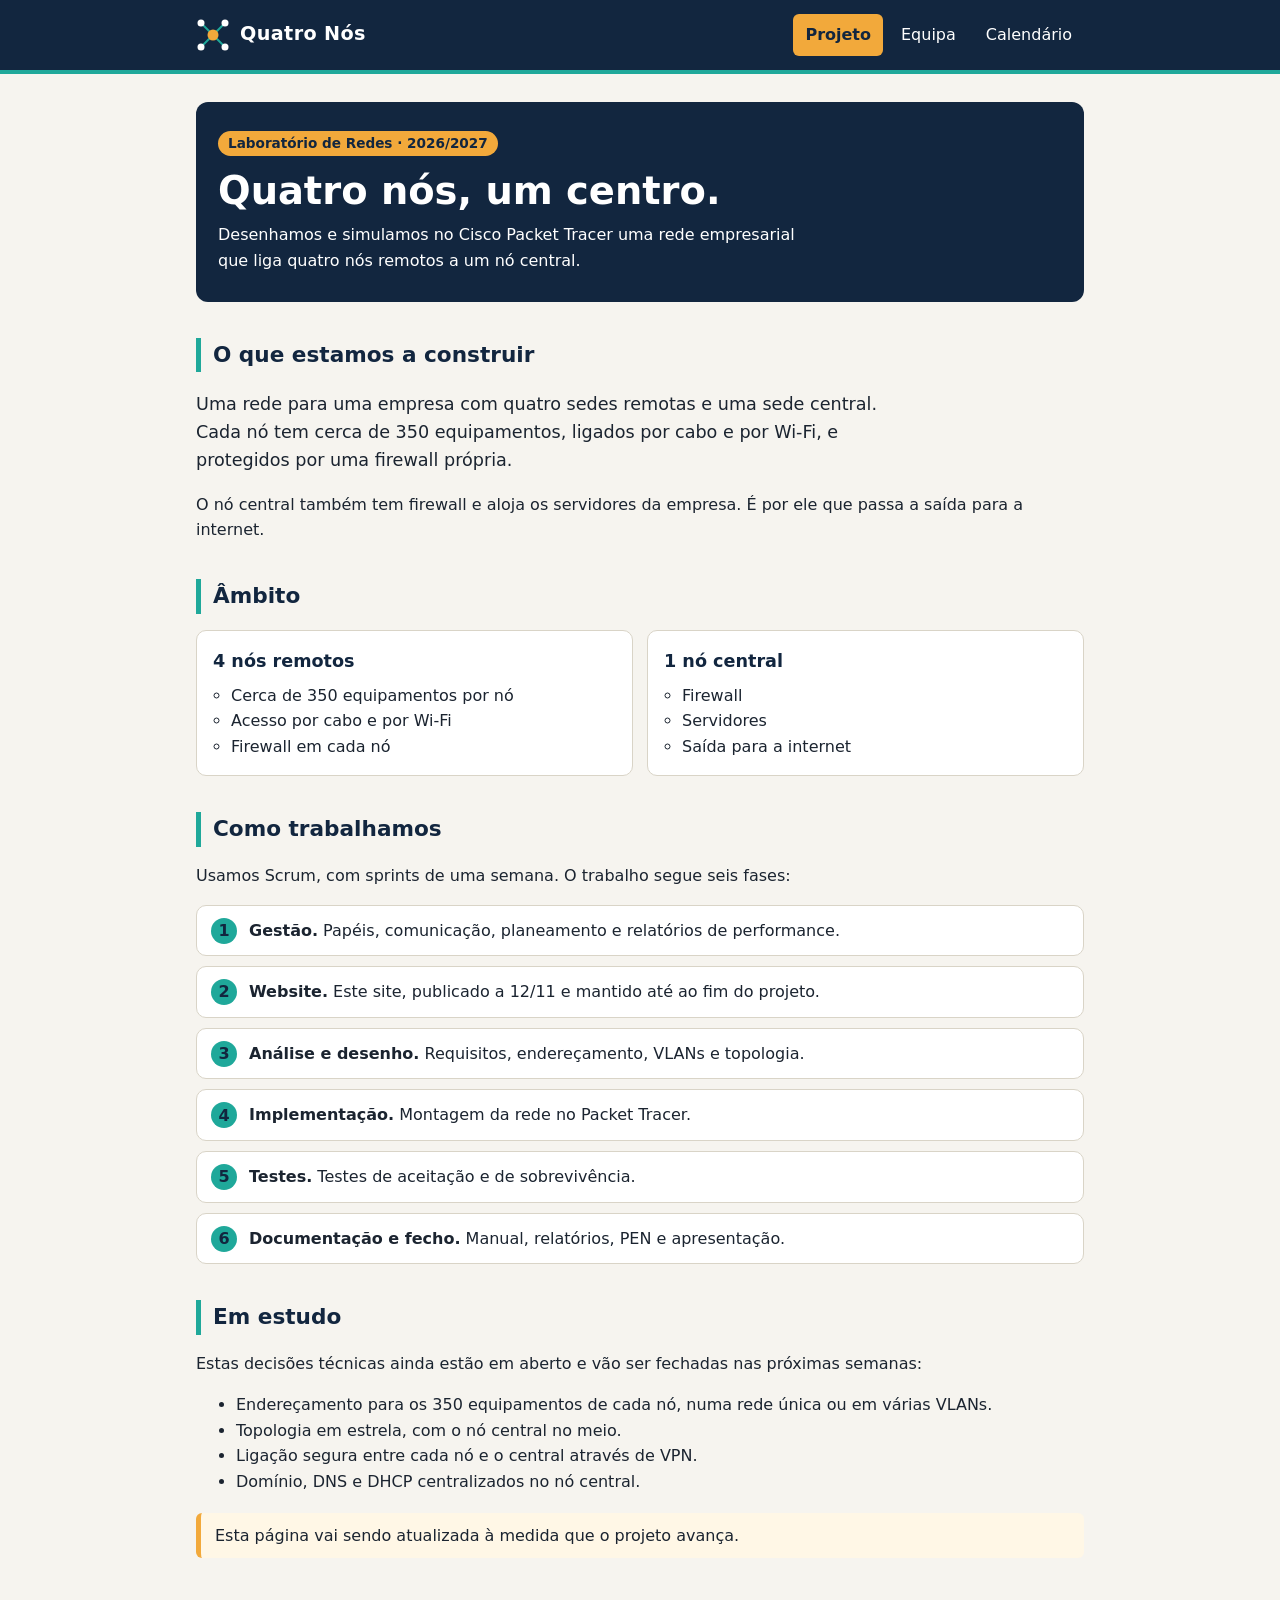
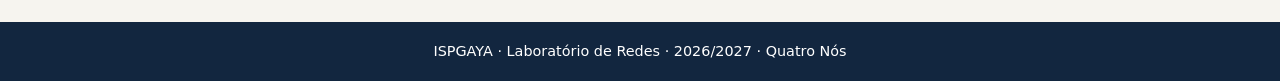
<file: docs/index.html>
<!doctype html>
<html lang="pt-PT">
<head>
  <meta charset="utf-8">
  <meta name="viewport" content="width=device-width, initial-scale=1">
  <link rel="icon" href="data:,">
  <title>Projeto · Quatro Nós</title>
  <meta name="description" content="Quatro Nós: projeto de rede empresarial com 4 nós remotos e um nó central, simulado no Cisco Packet Tracer. ISPGAYA, Laboratório de Redes 2026/2027.">
  <link rel="stylesheet" href="style.css">
</head>
<body>
  <a class="skip" href="#conteudo">Saltar para o conteúdo</a>
  <header class="site">
    <div class="bar">
      <a class="brand" href="index.html">
        <svg width="34" height="34" viewBox="0 0 34 34" aria-hidden="true" focusable="false">
          <g stroke="#1fa89a" stroke-width="2">
            <line x1="17" y1="17" x2="5" y2="5"/>
            <line x1="17" y1="17" x2="29" y2="5"/>
            <line x1="17" y1="17" x2="5" y2="29"/>
            <line x1="17" y1="17" x2="29" y2="29"/>
          </g>
          <circle cx="5" cy="5" r="3.5" fill="#fff"/>
          <circle cx="29" cy="5" r="3.5" fill="#fff"/>
          <circle cx="5" cy="29" r="3.5" fill="#fff"/>
          <circle cx="29" cy="29" r="3.5" fill="#fff"/>
          <circle cx="17" cy="17" r="5.5" fill="#f2a93b"/>
        </svg>
        Quatro Nós
      </a>
      <nav class="nav" aria-label="Principal">
        <a href="index.html" aria-current="page">Projeto</a>
        <a href="equipa.html">Equipa</a>
        <a href="calendario.html">Calendário</a>
      </nav>
    </div>
  </header>

  <main id="conteudo">
    <section class="hero">
      <span class="tag">Laboratório de Redes · 2026/2027</span>
      <h1>Quatro nós, um centro.</h1>
      <p>Desenhamos e simulamos no Cisco Packet Tracer uma rede empresarial que liga quatro nós remotos a um nó central.</p>
    </section>

    <h2>O que estamos a construir</h2>
    <p class="lead">Uma rede para uma empresa com quatro sedes remotas e uma sede central. Cada nó tem cerca de 350 equipamentos, ligados por cabo e por Wi-Fi, e protegidos por uma firewall própria.</p>
    <p>O nó central também tem firewall e aloja os servidores da empresa. É por ele que passa a saída para a internet.</p>

    <h2>Âmbito</h2>
    <ul class="grid">
      <li class="card">
        <h3>4 nós remotos</h3>
        <ul>
          <li>Cerca de 350 equipamentos por nó</li>
          <li>Acesso por cabo e por Wi-Fi</li>
          <li>Firewall em cada nó</li>
        </ul>
      </li>
      <li class="card">
        <h3>1 nó central</h3>
        <ul>
          <li>Firewall</li>
          <li>Servidores</li>
          <li>Saída para a internet</li>
        </ul>
      </li>
    </ul>

    <h2>Como trabalhamos</h2>
    <p>Usamos Scrum, com sprints de uma semana. O trabalho segue seis fases:</p>
    <ol class="steps">
      <li><strong>Gestão.</strong> Papéis, comunicação, planeamento e relatórios de performance.</li>
      <li><strong>Website.</strong> Este site, publicado a 12/11 e mantido até ao fim do projeto.</li>
      <li><strong>Análise e desenho.</strong> Requisitos, endereçamento, VLANs e topologia.</li>
      <li><strong>Implementação.</strong> Montagem da rede no Packet Tracer.</li>
      <li><strong>Testes.</strong> Testes de aceitação e de sobrevivência.</li>
      <li><strong>Documentação e fecho.</strong> Manual, relatórios, PEN e apresentação.</li>
    </ol>

    <h2>Em estudo</h2>
    <p>Estas decisões técnicas ainda estão em aberto e vão ser fechadas nas próximas semanas:</p>
    <ul>
      <li>Endereçamento para os 350 equipamentos de cada nó, numa rede única ou em várias VLANs.</li>
      <li>Topologia em estrela, com o nó central no meio.</li>
      <li>Ligação segura entre cada nó e o central através de VPN.</li>
      <li>Domínio, DNS e DHCP centralizados no nó central.</li>
    </ul>
    <p class="note">Esta página vai sendo atualizada à medida que o projeto avança.</p>
  </main>

  <footer class="site">
    ISPGAYA · Laboratório de Redes · 2026/2027 · Quatro Nós
  </footer>
  <script data-goatcounter="https://ispgaya-redes-g3.goatcounter.com/count" async src="https://gc.zgo.at/count.js"></script>
</body>
</html>
</file>
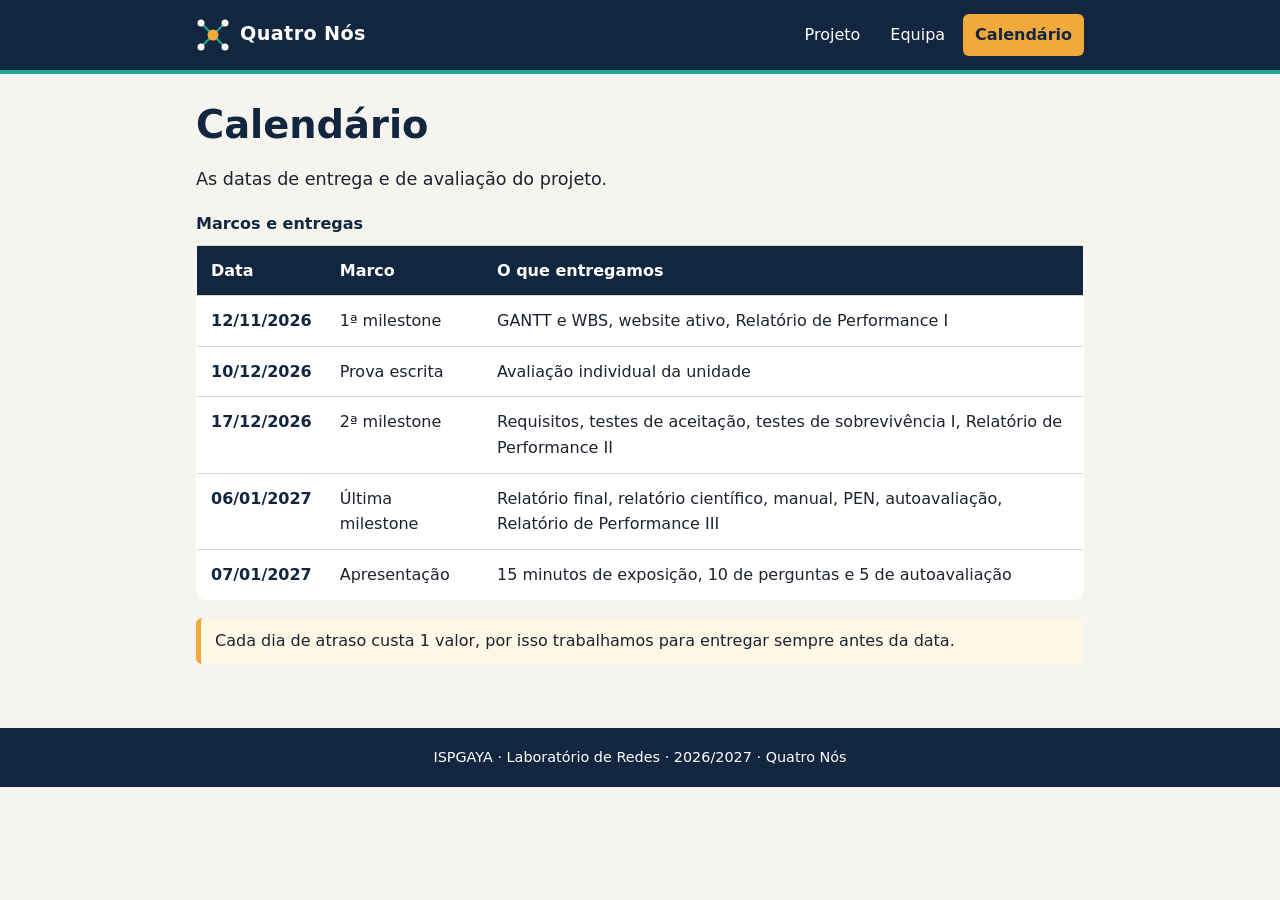
<file: docs/calendario.html>
<!doctype html>
<html lang="pt-PT">
<head>
  <meta charset="utf-8">
  <meta name="viewport" content="width=device-width, initial-scale=1">
  <link rel="icon" href="data:,">
  <title>Calendário · Quatro Nós</title>
  <meta name="description" content="Datas de entrega do projeto de redes da equipa Quatro Nós: milestones de 12/11/2026, 17/12/2026 e 06/01/2027, e apresentação a 07/01/2027.">
  <link rel="stylesheet" href="style.css">
</head>
<body>
  <a class="skip" href="#conteudo">Saltar para o conteúdo</a>
  <header class="site">
    <div class="bar">
      <a class="brand" href="index.html">
        <svg width="34" height="34" viewBox="0 0 34 34" aria-hidden="true" focusable="false">
          <g stroke="#1fa89a" stroke-width="2">
            <line x1="17" y1="17" x2="5" y2="5"/>
            <line x1="17" y1="17" x2="29" y2="5"/>
            <line x1="17" y1="17" x2="5" y2="29"/>
            <line x1="17" y1="17" x2="29" y2="29"/>
          </g>
          <circle cx="5" cy="5" r="3.5" fill="#fff"/>
          <circle cx="29" cy="5" r="3.5" fill="#fff"/>
          <circle cx="5" cy="29" r="3.5" fill="#fff"/>
          <circle cx="29" cy="29" r="3.5" fill="#fff"/>
          <circle cx="17" cy="17" r="5.5" fill="#f2a93b"/>
        </svg>
        Quatro Nós
      </a>
      <nav class="nav" aria-label="Principal">
        <a href="index.html">Projeto</a>
        <a href="equipa.html">Equipa</a>
        <a href="calendario.html" aria-current="page">Calendário</a>
      </nav>
    </div>
  </header>

  <main id="conteudo">
    <h1>Calendário</h1>
    <p class="lead">As datas de entrega e de avaliação do projeto.</p>

    <table>
      <caption>Marcos e entregas</caption>
      <thead>
        <tr>
          <th scope="col">Data</th>
          <th scope="col">Marco</th>
          <th scope="col">O que entregamos</th>
        </tr>
      </thead>
      <tbody>
        <tr>
          <td class="date"><time datetime="2026-11-12">12/11/2026</time></td>
          <td>1ª milestone</td>
          <td>GANTT e WBS, website ativo, Relatório de Performance I</td>
        </tr>
        <tr>
          <td class="date"><time datetime="2026-12-10">10/12/2026</time></td>
          <td>Prova escrita</td>
          <td>Avaliação individual da unidade</td>
        </tr>
        <tr>
          <td class="date"><time datetime="2026-12-17">17/12/2026</time></td>
          <td>2ª milestone</td>
          <td>Requisitos, testes de aceitação, testes de sobrevivência I, Relatório de Performance II</td>
        </tr>
        <tr>
          <td class="date"><time datetime="2027-01-06">06/01/2027</time></td>
          <td>Última milestone</td>
          <td>Relatório final, relatório científico, manual, PEN, autoavaliação, Relatório de Performance III</td>
        </tr>
        <tr>
          <td class="date"><time datetime="2027-01-07">07/01/2027</time></td>
          <td>Apresentação</td>
          <td>15 minutos de exposição, 10 de perguntas e 5 de autoavaliação</td>
        </tr>
      </tbody>
    </table>

    <p class="note">Cada dia de atraso custa 1 valor, por isso trabalhamos para entregar sempre antes da data.</p>
  </main>

  <footer class="site">
    ISPGAYA · Laboratório de Redes · 2026/2027 · Quatro Nós
  </footer>
  <script data-goatcounter="https://ispgaya-redes-g3.goatcounter.com/count" async src="https://gc.zgo.at/count.js"></script>
</body>
</html>
</file>
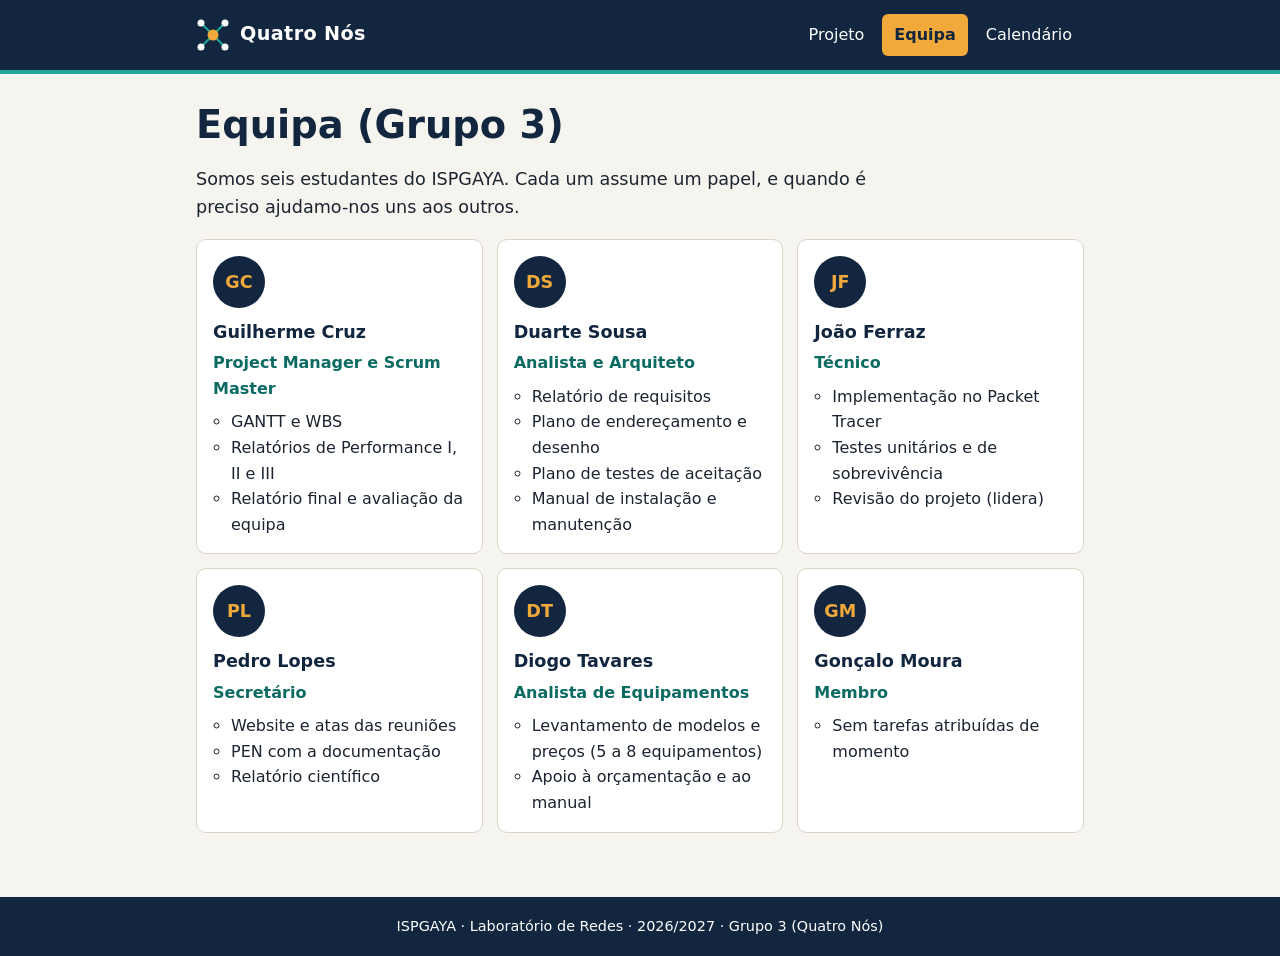
<file: docs/equipa.html>
<!doctype html>
<html lang="pt-PT">
<head>
  <meta charset="utf-8">
  <meta name="viewport" content="width=device-width, initial-scale=1">
  <link rel="icon" href="data:,">
  <title>Equipa · Grupo 3 · Quatro Nós</title>
  <meta name="description" content="A equipa Quatro Nós (Grupo 3): Guilherme Cruz, Duarte Sousa, João Ferraz, Pedro Lopes, Gonçalo Moura e Diogo Tavares.">
  <link rel="stylesheet" href="style.css">
</head>
<body>
  <a class="skip" href="#conteudo">Saltar para o conteúdo</a>
  <header class="site">
    <div class="bar">
      <a class="brand" href="index.html">
        <svg width="34" height="34" viewBox="0 0 34 34" aria-hidden="true" focusable="false">
          <g stroke="#1fa89a" stroke-width="2">
            <line x1="17" y1="17" x2="5" y2="5"/>
            <line x1="17" y1="17" x2="29" y2="5"/>
            <line x1="17" y1="17" x2="5" y2="29"/>
            <line x1="17" y1="17" x2="29" y2="29"/>
          </g>
          <circle cx="5" cy="5" r="3.5" fill="#fff"/>
          <circle cx="29" cy="5" r="3.5" fill="#fff"/>
          <circle cx="5" cy="29" r="3.5" fill="#fff"/>
          <circle cx="29" cy="29" r="3.5" fill="#fff"/>
          <circle cx="17" cy="17" r="5.5" fill="#f2a93b"/>
        </svg>
        Quatro Nós
      </a>
      <nav class="nav" aria-label="Principal">
        <a href="index.html">Projeto</a>
        <a href="equipa.html" aria-current="page">Equipa</a>
        <a href="calendario.html">Calendário</a>
      </nav>
    </div>
  </header>

  <main id="conteudo">
    <h1>Equipa (Grupo 3)</h1>
    <p class="lead">Somos seis estudantes do ISPGAYA. Cada um assume um papel, e quando é preciso ajudamo-nos uns aos outros.</p>

    <ul class="grid">
      <li class="card">
        <div class="avatar" aria-hidden="true">GC</div>
        <h3>Guilherme Cruz</h3>
        <p class="role">Project Manager e Scrum Master</p>
        <ul>
          <li>GANTT e WBS</li>
          <li>Relatórios de Performance I, II e III</li>
          <li>Relatório final e avaliação da equipa</li>
        </ul>
      </li>
      <li class="card">
        <div class="avatar" aria-hidden="true">DS</div>
        <h3>Duarte Sousa</h3>
        <p class="role">Analista e Arquiteto</p>
        <ul>
          <li>Relatório de requisitos</li>
          <li>Plano de endereçamento e desenho</li>
          <li>Plano de testes de aceitação</li>
          <li>Manual de instalação e manutenção</li>
        </ul>
      </li>
      <li class="card">
        <div class="avatar" aria-hidden="true">JF</div>
        <h3>João Ferraz</h3>
        <p class="role">Técnico</p>
        <ul>
          <li>Implementação no Packet Tracer</li>
          <li>Testes unitários e de sobrevivência</li>
          <li>Revisão do projeto (lidera)</li>
        </ul>
      </li>
      <li class="card">
        <div class="avatar" aria-hidden="true">PL</div>
        <h3>Pedro Lopes</h3>
        <p class="role">Secretário</p>
        <ul>
          <li>Website e atas das reuniões</li>
          <li>PEN com a documentação</li>
          <li>Relatório científico</li>
        </ul>
      </li>
      <li class="card">
        <div class="avatar" aria-hidden="true">DT</div>
        <h3>Diogo Tavares</h3>
        <p class="role">Analista de Equipamentos</p>
        <ul>
          <li>Levantamento de modelos e preços (5 a 8 equipamentos)</li>
          <li>Apoio à orçamentação e ao manual</li>
        </ul>
      </li>
      <li class="card">
        <div class="avatar" aria-hidden="true">GM</div>
        <h3>Gonçalo Moura</h3>
        <p class="role">Membro</p>
        <ul>
          <li>Sem tarefas atribuídas de momento</li>
        </ul>
      </li>
    </ul>
  </main>

  <footer class="site">
    ISPGAYA · Laboratório de Redes · 2026/2027 · Grupo 3 (Quatro Nós)
  </footer>
  <script data-goatcounter="https://ispgaya-redes-g3.goatcounter.com/count" async src="https://gc.zgo.at/count.js"></script>
</body>
</html>
</file>
<file: docs/style.css>
:root {
  --navy: #12263f;
  --teal: #1fa89a;
  --amber: #f2a93b;
  --paper: #f6f4ef;
  --ink: #1b2430;
  --link: #0b6b62;
  --line: #d9d4c7;
  --card: #ffffff;
}

* { box-sizing: border-box; }

body {
  margin: 0;
  font-family: system-ui, -apple-system, "Segoe UI", Roboto, sans-serif;
  background: var(--paper);
  color: var(--ink);
  line-height: 1.6;
}

a { color: var(--link); }
a:focus-visible, .nav a:focus-visible {
  outline: 3px solid var(--amber);
  outline-offset: 2px;
}

.skip {
  position: absolute;
  left: -999px;
  top: 0;
  background: var(--amber);
  color: var(--navy);
  padding: 8px 14px;
  z-index: 10;
}
.skip:focus { left: 8px; top: 8px; }

header.site {
  background: var(--navy);
  color: #fff;
  border-bottom: 4px solid var(--teal);
}
.bar {
  max-width: 920px;
  margin: 0 auto;
  padding: 14px 16px;
  display: flex;
  flex-wrap: wrap;
  align-items: center;
  justify-content: space-between;
  gap: 10px;
}
.brand {
  display: flex;
  align-items: center;
  gap: 10px;
  color: #fff;
  text-decoration: none;
  font-weight: 700;
  font-size: 1.2rem;
  letter-spacing: 0.02em;
}
.nav { display: flex; gap: 6px; flex-wrap: wrap; }
.nav a {
  color: #fff;
  text-decoration: none;
  padding: 8px 12px;
  border-radius: 6px;
  font-weight: 500;
}
.nav a:hover { background: rgba(255, 255, 255, 0.12); }
.nav a[aria-current="page"] {
  background: var(--amber);
  color: var(--navy);
  font-weight: 700;
}

main {
  max-width: 920px;
  margin: 0 auto;
  padding: 28px 16px 48px;
}

h1 {
  color: var(--navy);
  font-size: clamp(1.7rem, 5vw, 2.4rem);
  line-height: 1.2;
  margin: 0 0 8px;
}
h2 {
  color: var(--navy);
  font-size: 1.35rem;
  margin: 36px 0 10px;
  padding-left: 12px;
  border-left: 5px solid var(--teal);
}
.lead { font-size: 1.1rem; max-width: 62ch; }

.hero {
  background: var(--navy);
  color: #fff;
  border-radius: 12px;
  padding: 28px 22px;
  margin-bottom: 8px;
}
.hero h1 { color: #fff; }
.hero p { margin: 0; max-width: 60ch; }
.hero .tag {
  display: inline-block;
  background: var(--amber);
  color: var(--navy);
  font-weight: 700;
  font-size: 0.85rem;
  padding: 2px 10px;
  border-radius: 999px;
  margin-bottom: 12px;
}

.grid {
  display: grid;
  gap: 14px;
  grid-template-columns: repeat(auto-fit, minmax(240px, 1fr));
  padding: 0;
  list-style: none;
}
.card {
  background: var(--card);
  border: 1px solid var(--line);
  border-radius: 10px;
  padding: 16px;
}
.card h3 { margin: 0 0 4px; color: var(--navy); font-size: 1.1rem; }
.card ul { margin: 8px 0 0; padding-left: 18px; }

.avatar {
  width: 52px;
  height: 52px;
  border-radius: 50%;
  background: var(--navy);
  color: var(--amber);
  display: grid;
  place-items: center;
  font-weight: 700;
  font-size: 1.1rem;
  margin-bottom: 10px;
}
.role {
  color: var(--link);
  font-weight: 600;
  margin: 0 0 6px;
}

.steps { counter-reset: s; padding: 0; list-style: none; }
.steps li {
  counter-increment: s;
  background: var(--card);
  border: 1px solid var(--line);
  border-radius: 10px;
  padding: 12px 14px 12px 52px;
  margin-bottom: 10px;
  position: relative;
}
.steps li::before {
  content: counter(s);
  position: absolute;
  left: 14px;
  top: 12px;
  width: 26px;
  height: 26px;
  border-radius: 50%;
  background: var(--teal);
  color: var(--navy);
  font-weight: 700;
  display: grid;
  place-items: center;
}

table {
  width: 100%;
  border-collapse: collapse;
  background: var(--card);
  border: 1px solid var(--line);
  border-radius: 10px;
  overflow: hidden;
}
caption {
  text-align: left;
  font-weight: 700;
  color: var(--navy);
  padding: 0 0 8px;
}
th, td {
  text-align: left;
  vertical-align: top;
  padding: 12px 14px;
  border-bottom: 1px solid var(--line);
}
th { background: var(--navy); color: #fff; }
tr:last-child td { border-bottom: 0; }
td.date { white-space: nowrap; font-weight: 700; color: var(--navy); }

.note {
  background: #fff7e6;
  border-left: 5px solid var(--amber);
  padding: 10px 14px;
  border-radius: 6px;
  margin-top: 18px;
}

footer.site {
  background: var(--navy);
  color: #fff;
  text-align: center;
  padding: 18px 16px;
  font-size: 0.9rem;
}

@media (max-width: 640px) {
  th, td { padding: 10px 8px; font-size: 0.95rem; }
  td.date { white-space: normal; }
}
</file>
